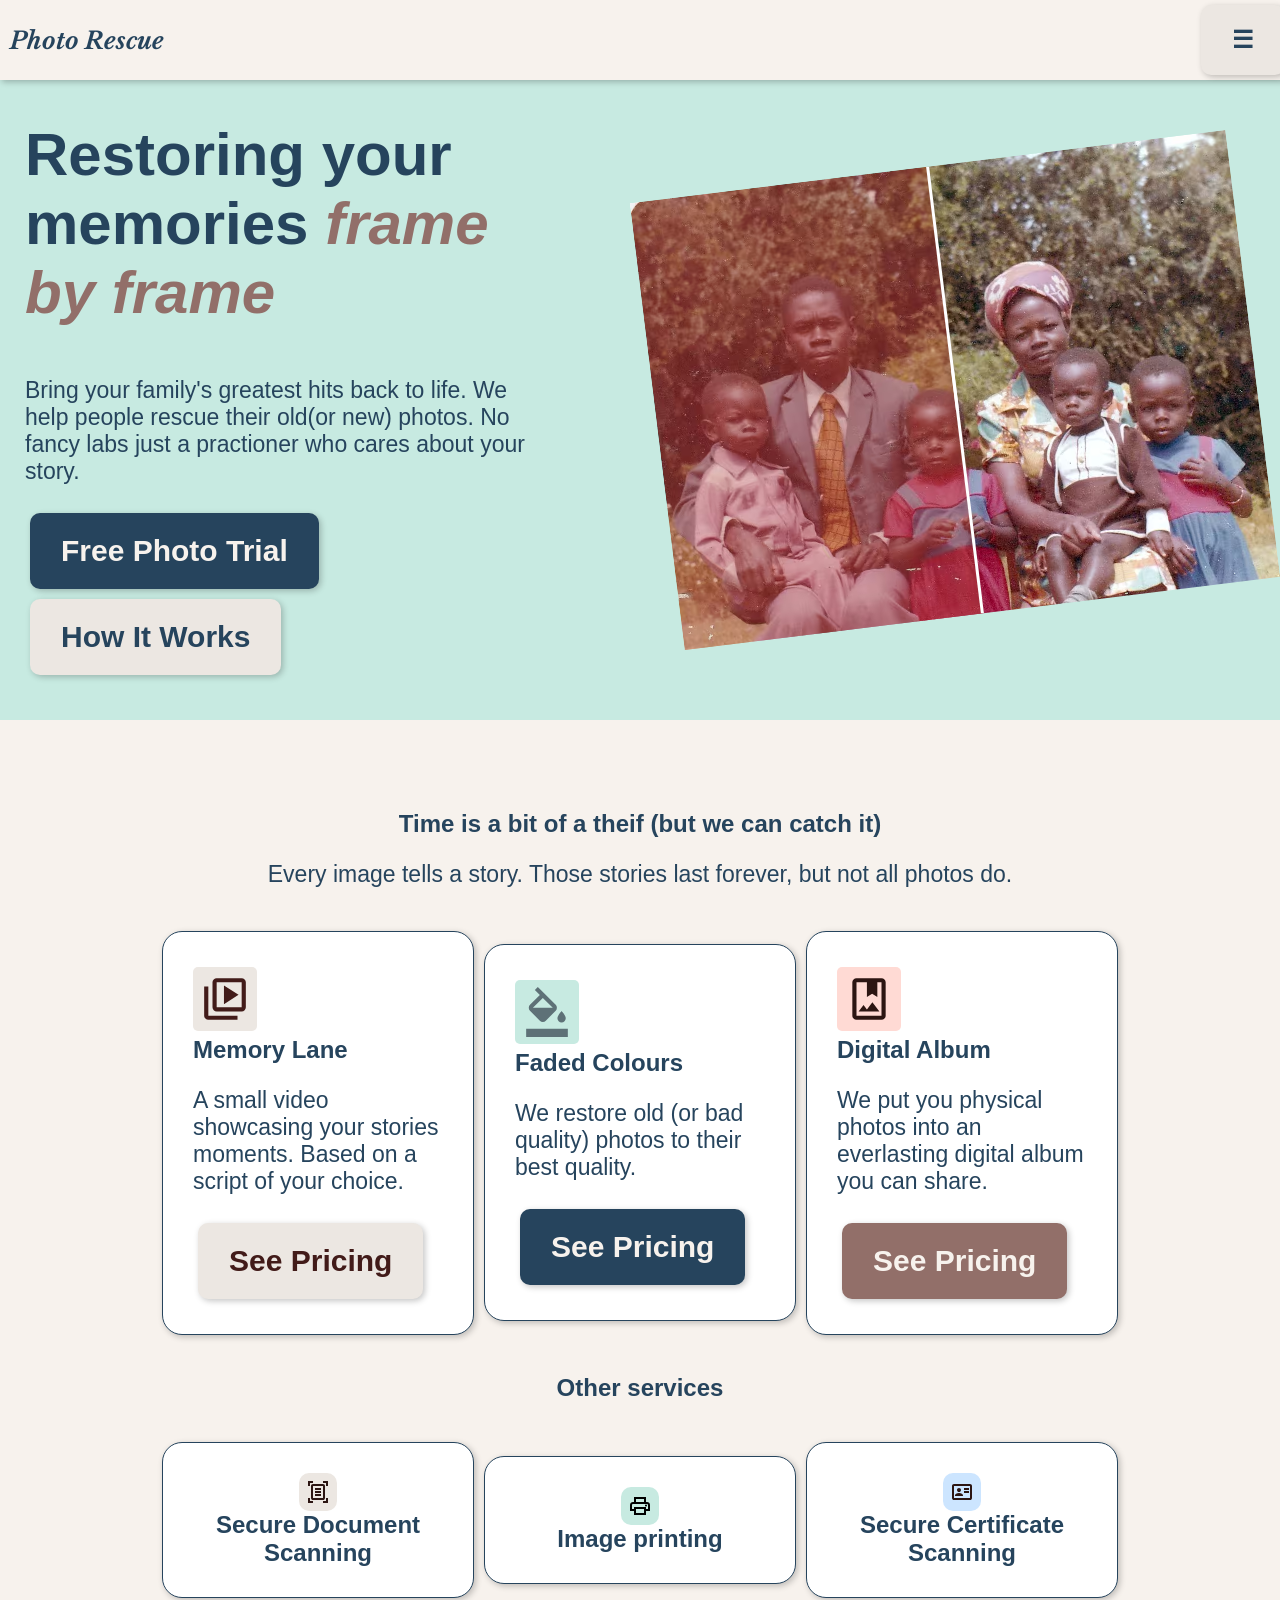
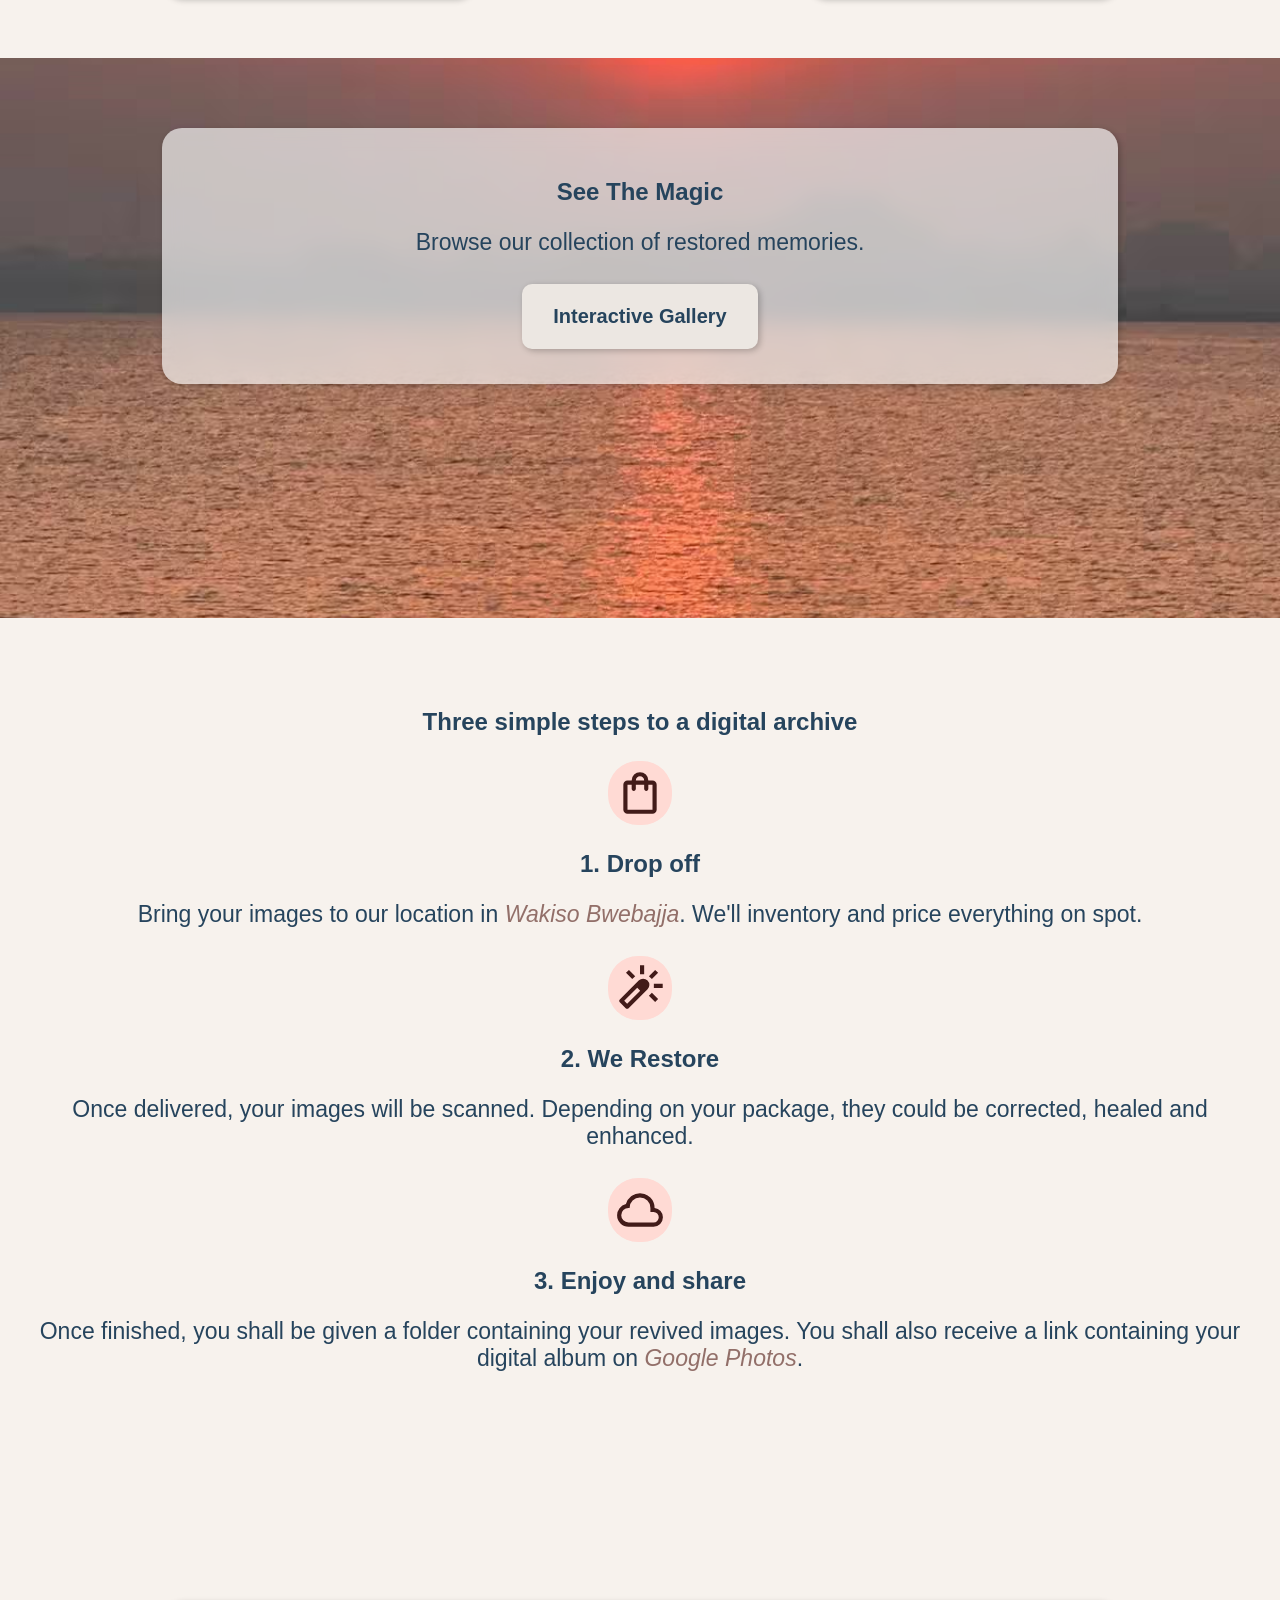
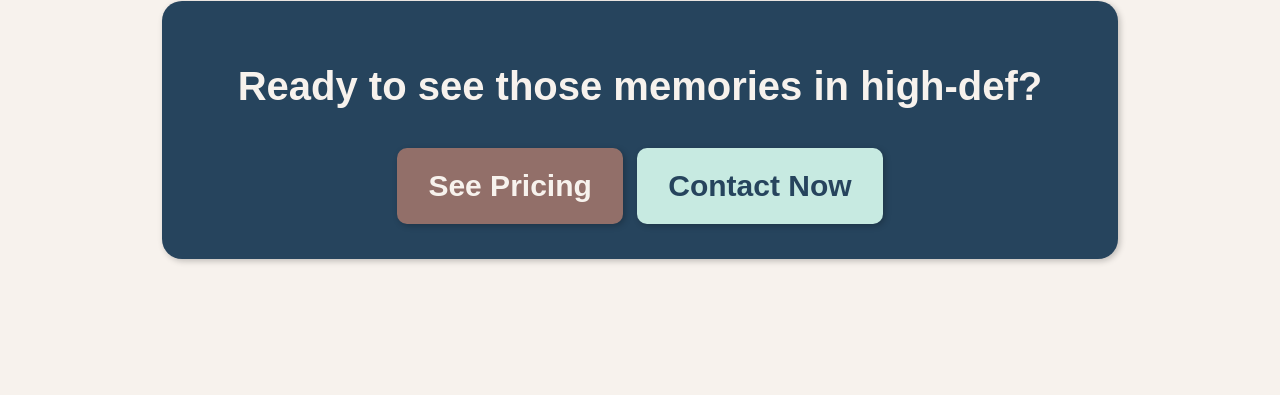
<file: index.html>
<html lang="en">
<head>
    <meta charset="UTF-8">
    <meta name="viewport" content="width=device-width, initial-scale=1.0">
    <title>Photo Recsue</title>
    <link rel="stylesheet" href="css/style.css">
    <link rel="manifest" href="/manifest.json">
</head>
<body>
    <nav class="navbar white">
  <div class="flex-parent"><h1 class="no-margin secondary-font"><i class="white">Photo Rescue</i></h1></div>
  <button onclick="document.getElementById('menu').classList.toggle('show')" class="hamburger">☰</button>
  <ul id="menu" class="nav-links no-margin">
    <li><a href="index.html"><h2 class="no-margin"><u>Home</u></h2></a></li>
    <li><a href="pricing.html"><h2 class="no-margin">Pricing</h2></a></li>
    <li><a href="interactiveGallery.html"><h2 class="no-margin">Interacive Gallery</h2></a></li>
    <li><a href="tel:+256771598774"><h2 class="no-margin">Contact</h2></a></li>
    <li><a href="freePhotoTrial.html"><h2 class="no-margin">Free Trial</h2></a></li>
  </ul>
</nav>

    <section class="teal-light flex-parent flex-space-between">
        <div style="max-width: 500px;">
            <h1 class="title-text">Restoring your memories <i>frame</i> <i>by frame</i></h1>
            <p>Bring your family's greatest hits back to life. We help people rescue their old(or new) photos. No fancy labs just a practioner who cares about your story.</p>
            <a href="freePhotoTrial.html"><button class="blue">Free Photo Trial</button></a>
            <a href="#index-section-4"><button>How It Works</button></a>
        </div>
        <div>
                   <div class="slider tilt-right cornered" style="--p: 50%;">
  <img src="images/colourCorrected.avif">
  <img src="images/notColourCorrected.avif" style="clip-path: inset(0 calc(100% - var(--p)) 0 0);">
  <input type="range" value="50" oninput="this.parentNode.style.setProperty('--p', this.value + '%')">
</div>
        </div>
    </section>
    <section>
        <h1 class="text-center h1">Time is a bit of a theif (but we can catch it)</h1>
        <p class="text-center">Every image tells a story. Those stories last forever, but not all photos do. </p>
    <div class="flex-parent">
                <div class="card">
            <img class="svg neutral" src="images/video.svg" alt="">
            <h1 class="no-margin">Memory Lane</h1>
            <p> A small video showcasing your stories moments. Based on a script of your choice.</p>
            <a href="pricing.html"><button class="neutral">See Pricing</button></a>
        </div>
                        <div class="card">
            <img class="svg teal-light" src="images/colour bucket.svg" alt="">
            <h1 class="no-margin">Faded Colours</h1>
            <p> We restore old (or bad quality) photos to their best quality.</p>
            <a href="pricing.html"><button class="blue">See Pricing</button></a>
        </div>
        <div class="card">
            <img class="svg rose-light" src="images/photo album.svg" alt="">
            <h1 class="no-margin text-no-wrap">Digital Album</h1>
            <p> We put you physical photos into an everlasting digital album you can share.</p>
            <a href="pricing.html"><button class="rose">See Pricing</button></a>
        </div>

    </div>
    <div>
        <center>
        <h2>Other services</h2>
        <div class="flex-parent">

        <div class="card">
            <img class="square neutral" src="images/doc.svg" alt="">
            <h2 class="no-margin">Secure Document Scanning</h2>
        </div>
                            <div class="card">
            <img class="square teal-light" src="images/printer.svg" alt="">
            <h2 class="no-margin">Image printing</h2>
        </div>
        <div class="card">
            <img class="square blue-light" src="images/id.svg" alt="">
            <h2 class="no-margin">Secure Certificate <br>Scanning</h2>
        </div></div>
    </center>
    </div>
    </section>
    <section id="index-section-3" >
        <center>
            <div class="transparent">
                <h1 >See The Magic</h1>
                <p>Browse our collection of restored memories.</p>
                <a href="interactiveGallery.html"><button style="font-size: 20px;">Interactive Gallery</button></a>
            </div>  
    </center>
    </section>
    <section id="index-section-4">
        <h1 class="text-center">Three simple steps to a digital archive</h1>
        <center>
        <div>
            <img src="images/shopping.svg" alt="" class="svg rose-light circle">
            <h2>1. Drop off</h2>
            <p>Bring your images to our location in <i>Wakiso Bwebajja</i>. We'll inventory and price everything on spot.</p>
        </div>
        <div>
            <img src="images/magic.svg" alt="" class="svg rose-light circle">
            <h2>2. We Restore</h2>
            <p>Once delivered, your images will be scanned. Depending on your package, they could be corrected, healed and enhanced.</p>
        </div>
        <div>
            <img src="images/cloud.svg" alt="" class="svg rose-light circle">
            <h2>3. Enjoy and share</h2>
            <p>Once finished, you shall be given a folder containing your revived images. You shall also receive a link containing your digital album on <i>Google Photos</i>.</p>
        </div>
    </center>
    </section>
    <section class="flex-parent">
        <div class="transparent blue text-center" style="background-color: var(--primary-colour);">
            <h1 style="font-size: 40px;">Ready to see those memories in high-def?</h1>
        
        <a href="pricing.html"><button class="rose">See Pricing</button></a>
        <a href="tel:+256771598774"><button class="teal-light">Contact Now</button></a>
        </div>
    </section>
    <script>
        if ('serviceWorker' in navigator) {
  navigator.serviceWorker.register('/sw.js');
}

    </script>

</body>
</html>
</file>
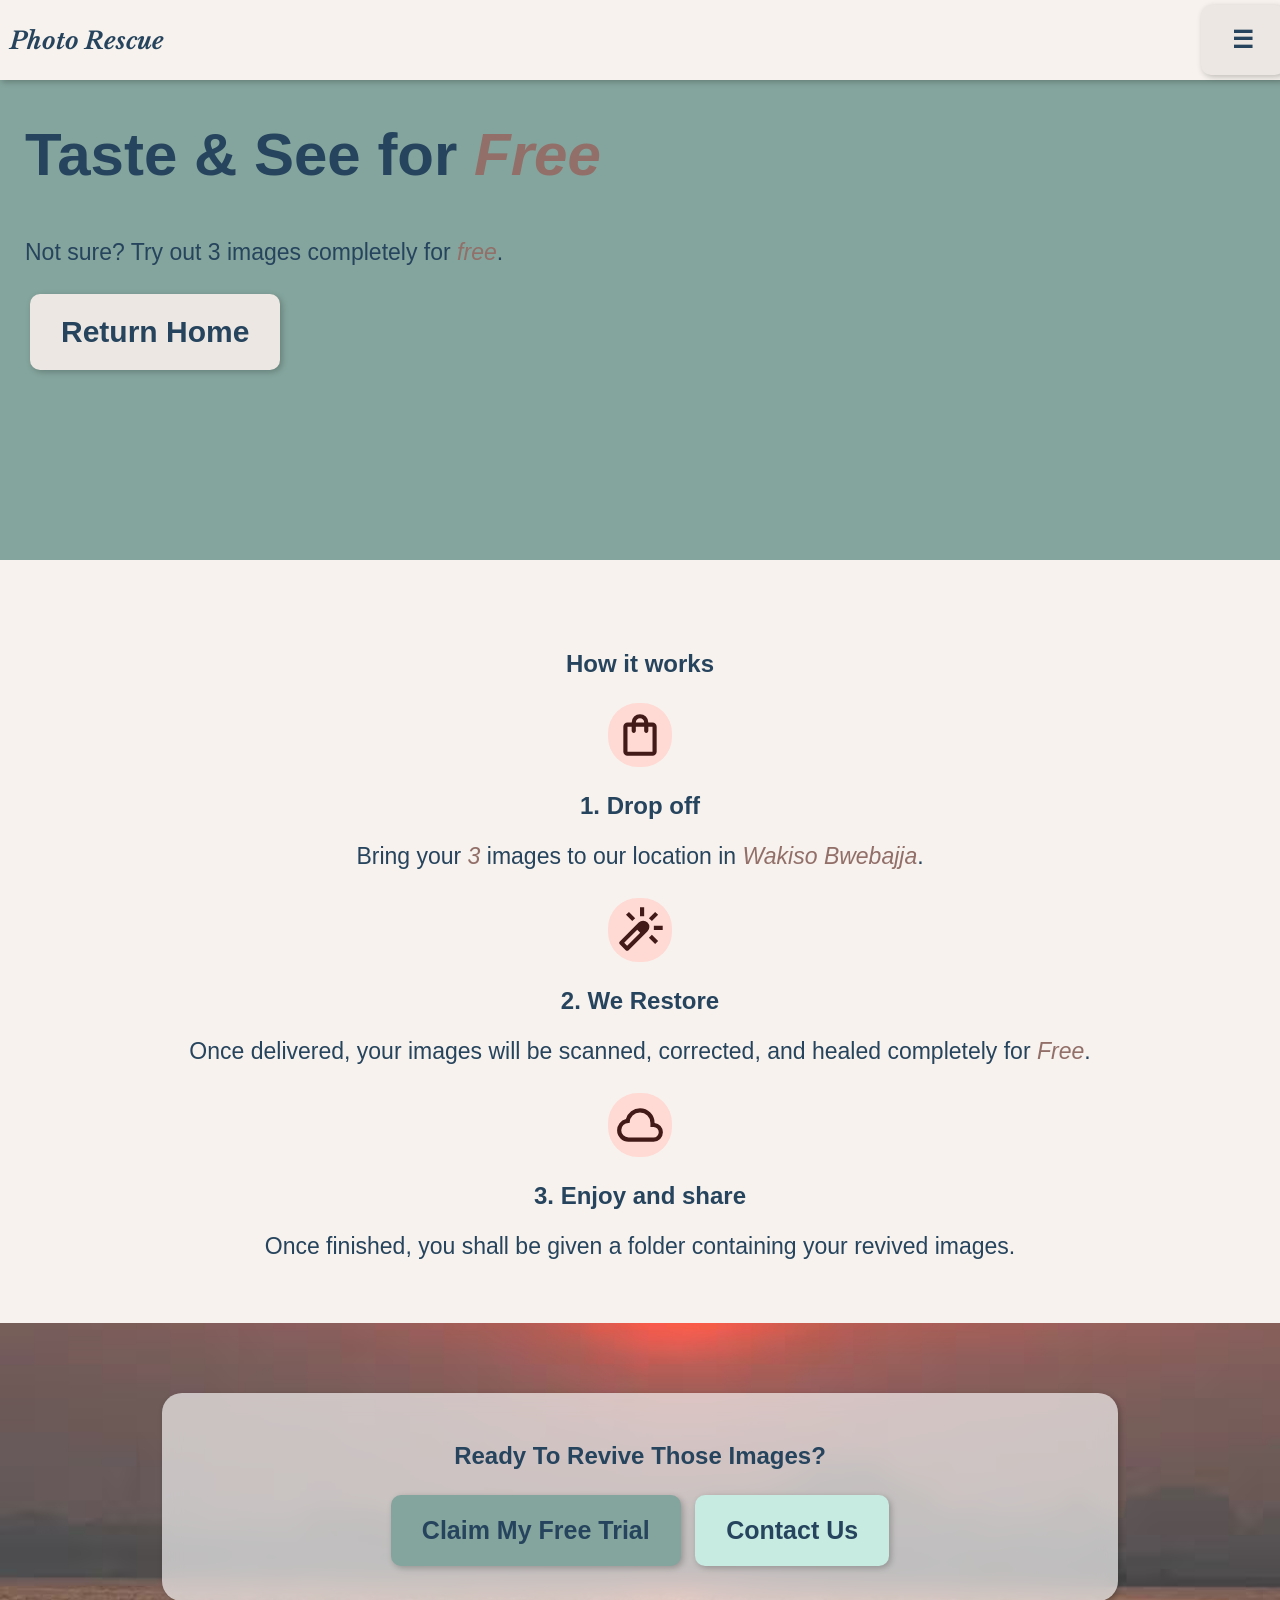
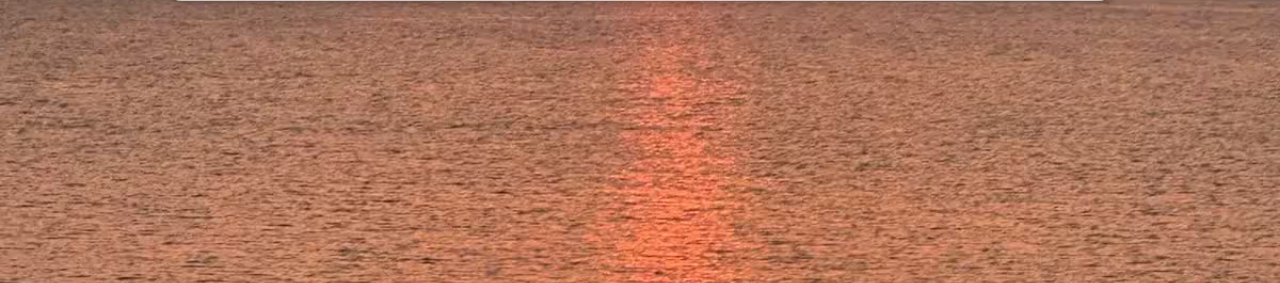
<file: freePhotoTrial.html>
<html lang="en">
<head>
    <meta charset="UTF-8">
    <meta name="viewport" content="width=device-width, initial-scale=1.0">
    <title>Photo Recsue</title>
    <link rel="stylesheet" href="css/style.css">
</head>
<body>   
        <nav class="navbar white">
  <div class="flex-parent"><h1 class="no-margin secondary-font"><i class="white">Photo Rescue</i></h1></div>
  <button onclick="document.getElementById('menu').classList.toggle('show')" class="hamburger">☰</button>
  <ul id="menu" class="nav-links no-margin">
    <li><a href="index.html"><h2 class="no-margin">Home</h2></a></li>
    <li><a href="pricing.html"><h2 class="no-margin">Pricing</h2></a></li>
    <li><a href="interactiveGallery.html"><h2 class="no-margin">Interacive Gallery</h2></a></li>
    <li><a href="tel:+256771598774"><h2 class="no-margin">Contact</h2></a></li>
    <li><a href="freePhotoTrial.html"><h2 class="no-margin"><u>Free Trial</u></h2></a></li>
  </ul>
</nav>
    <section class="teal">
        <h1 class="title-text"> Taste & See for <i>Free</i></h1>
        <p>Not sure? Try out 3 images completely for <i>free</i>.</p>
        <a href="index.html"><button>Return Home</button></a>
    </section>    
    <section>
        <h1 class="text-center" >How it works</h1>
                <center>
        <div>
            <img src="images/shopping.svg" alt="" class="svg rose-light circle">
            <h2>1. Drop off</h2>
            <p>Bring your <i>3</i> images to our location in <i>Wakiso Bwebajja</i>.</p>
        </div>
        <div>
            <img src="images/magic.svg" alt="" class="svg rose-light circle">
            <h2>2. We Restore</h2>
            <p>Once delivered, your images will be scanned, corrected, and healed completely for <i>Free</i>.</p>
        </div>
        <div>
            <img src="images/cloud.svg" alt="" class="svg rose-light circle">
            <h2>3. Enjoy and share</h2>
            <p>Once finished, you shall be given a folder containing your revived images.</p>
        </div>
        
    </center>
    </section>
    <section id="index-section-3" ><center>
<div class="transparent">
            <h1 class="text-center">Ready To Revive Those Images?</h1>
        <a target="_blank" href="https://wa.me/+256771598774?text=%F0%9F%91%8BHello%20my%20name%20is%20%5Binsert%20your%20name%5D%3A%0AI%20am%20interested%20in%20Restoring%20photo%28s%29%20of%20mine.%20%0ABut%20first%2C%20I%20would%20like%20to%20use%20the%20free%20trial.">
           <button class="teal" style="font-size: 25px;"> Claim My Free Trial</button>
        </a>
        
        <a href="tel:+256771598774">
            <button class="teal-light" style="font-size: 25px;">Contact Us</button>
        </a>
    </div></center>
    </section>
</body>
</html>
</file>
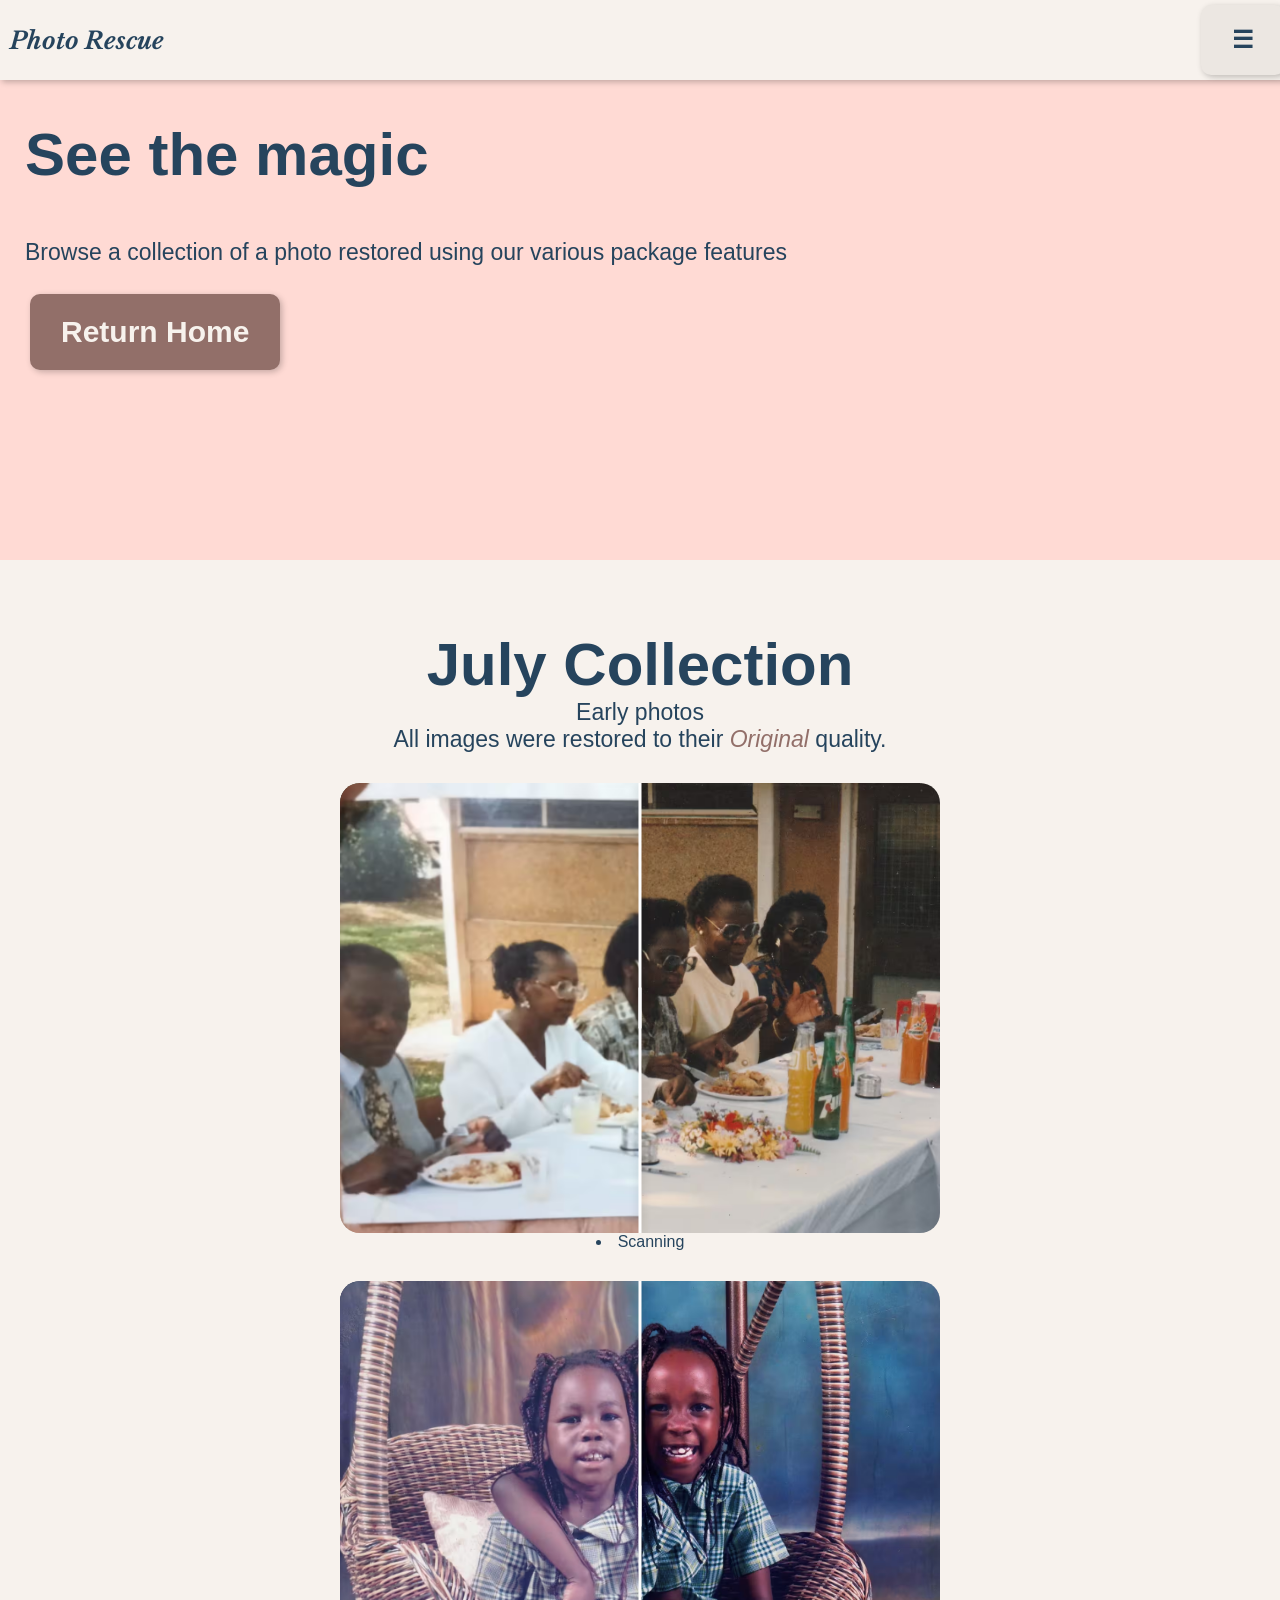
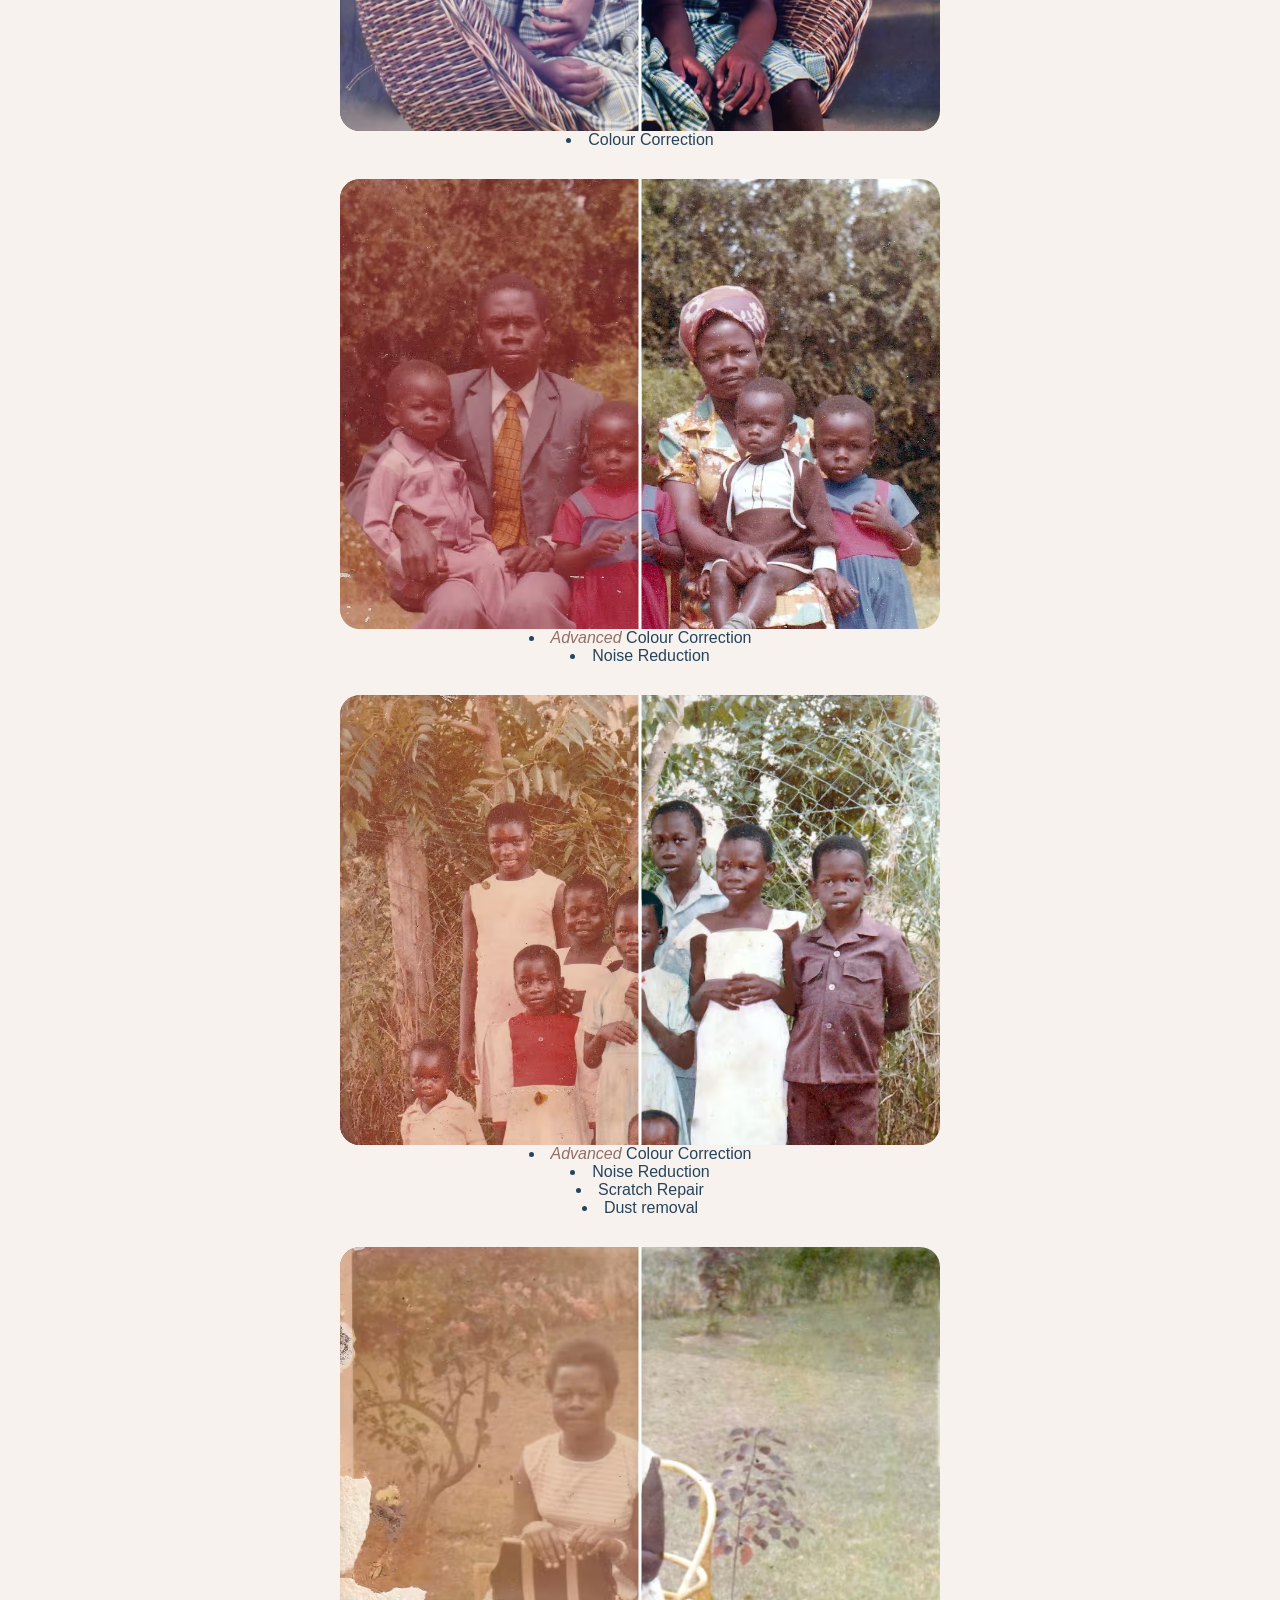
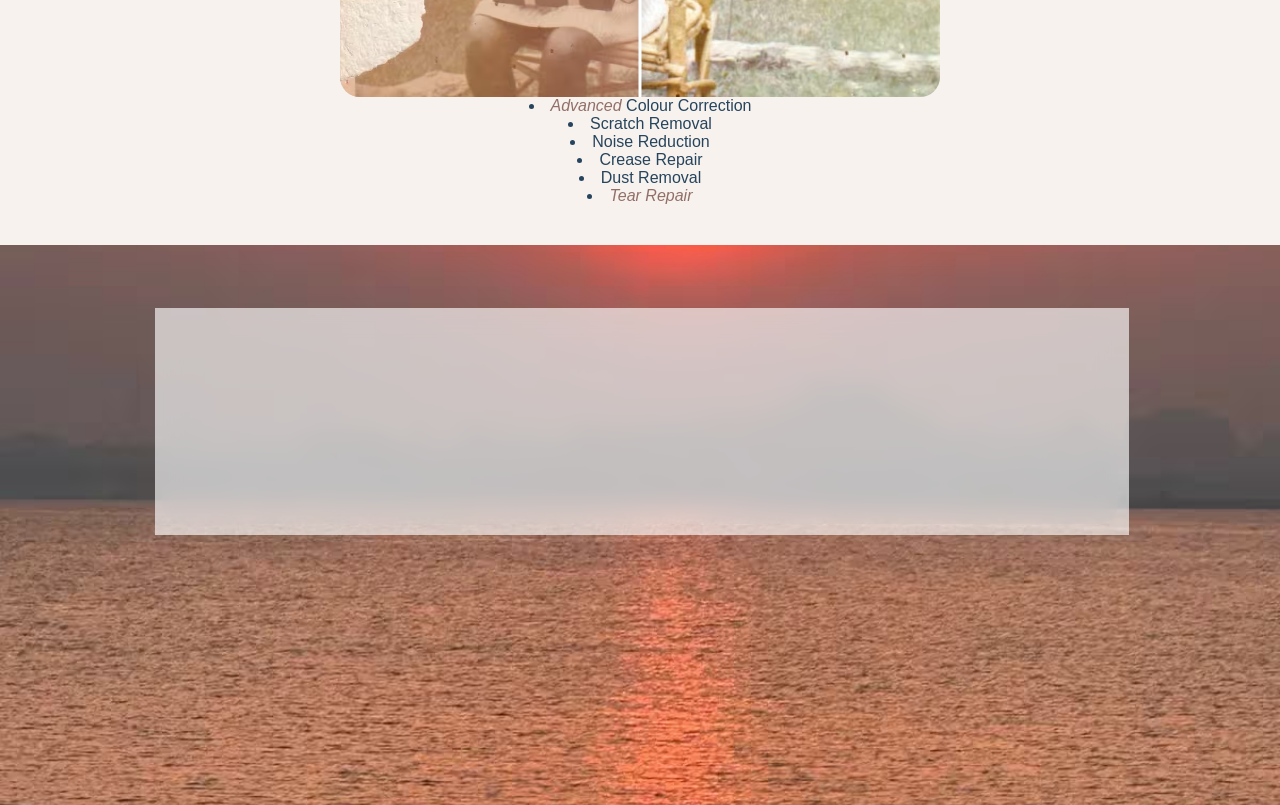
<file: interactiveGallery.html>
<html lang="en">
<head>
    <meta charset="UTF-8">
    <meta name="viewport" content="width=device-width, initial-scale=1.0">
    <title>Photo Recsue</title>
    <link rel="stylesheet" href="css/style.css">
</head>
<body>
        <nav class="navbar white">
  <div class="flex-parent"><h1 class="no-margin secondary-font"><i class="white">Photo Rescue</i></h1></div>
  <button onclick="document.getElementById('menu').classList.toggle('show')" class="hamburger">☰</button>
  <ul id="menu" class="nav-links no-margin">
    <li><a href="index.html"><h2 class="no-margin">Home</h2></a></li>
    <li><a href="pricing.html"><h2 class="no-margin">Pricing</h2></a></li>
    <li><a href="interactiveGallery.html"><h2 class="no-margin"><u>Interacive Gallery</u></h2></a></li>
    <li><a href="tel:+256771598774"><h2 class="no-margin">Contact</h2></a></li>
    <li><a href="freePhotoTrial.html"><h2 class="no-margin">Free Trial</h2></a></li>
  </ul>
</nav>
    <section class="rose-light">
        <h1 class="title-text">See the magic</h1>
        <p>Browse a collection of a photo restored using our various package features</p>
        <a href="index.html"><button class="rose">Return Home</button></a>
    </section>
    <section>
        <center>
            <h1 class="title-text no-margin" >July Collection</h1>
            <p class="no-margin">Early photos <br> All images were restored to their <i>Original</i> quality.</p>
        <div >
       <div class="slider" style="--p: 50%;">
  <img src="images/scanned.avif">
  <img src="images/manual.avif" style="clip-path: inset(0 calc(100% - var(--p)) 0 0);">
  <input type="range" value="50" oninput="this.parentNode.style.setProperty('--p', this.value + '%')">
</div>
<li>Scanning</li>
</div>
        <div>
                    <div >

       <div class="slider" style="--p: 50%;">
  <img src="images/advancedcorrection.avif">
  <img src="images/dull.avif" style="clip-path: inset(0 calc(100% - var(--p)) 0 0);">
  <input type="range" value="50" oninput="this.parentNode.style.setProperty('--p', this.value + '%')">
</div>
<li>Colour Correction</li></div>
       <div class="slider" style="--p: 50%;">
  <img src="images/colourCorrected.avif">
  <img src="images/notColourCorrected.avif" style="clip-path: inset(0 calc(100% - var(--p)) 0 0);">
  <input type="range" value="50" oninput="this.parentNode.style.setProperty('--p', this.value + '%')">
</div>
<li><i>Advanced</i> Colour Correction</li>
<li>Noise Reduction</li>
</div>
        <div>
       <div class="slider" style="--p: 50%;">
  <img src="images/noiseReduction.avif">
  <img src="images/noNoiseReduction.avif" style="clip-path: inset(0 calc(100% - var(--p)) 0 0);">
  <input type="range" value="50" oninput="this.parentNode.style.setProperty('--p', this.value + '%')">
</div>

<li class="no-margin"><i>Advanced</i> Colour Correction</li>
<li class="no-margin">Noise Reduction</li>
<li> Scratch Repair</li>
<li>Dust removal</li>
</div>
<div>
       <div class="slider" style="--p: 50%;">
  <img src="images/tearAndRepair.avif">
  <img src="images/torn.avif" style="clip-path: inset(0 calc(100% - var(--p)) 0 0);">
  <input type="range" value="50" oninput="this.parentNode.style.setProperty('--p', this.value + '%')">
</div>
<li><i>Advanced</i> Colour Correction</li>
<li>Scratch Removal</li>
<li>Noise Reduction</li>
<li>Crease Repair</li>
<li>Dust Removal</li>

<li><i>Tear Repair</i></li>

</div>
</center>
    </section>
            <section id="index-section-3" >
                <center>
<div class="transparent">
            <h1 class="text-center">Ready To Revive Those Images?</h1>    
            <a href="pricing.html">
            <button class="rose" style="font-size: 25px;">See Pricing</button>
        </a>    
        <a href="tel:+256771598774">
            <button class="rose-light" style="font-size: 25px;">Contact Us</button>
        </a>
    </div></center>
    </section>
</body>
</html>
</file>
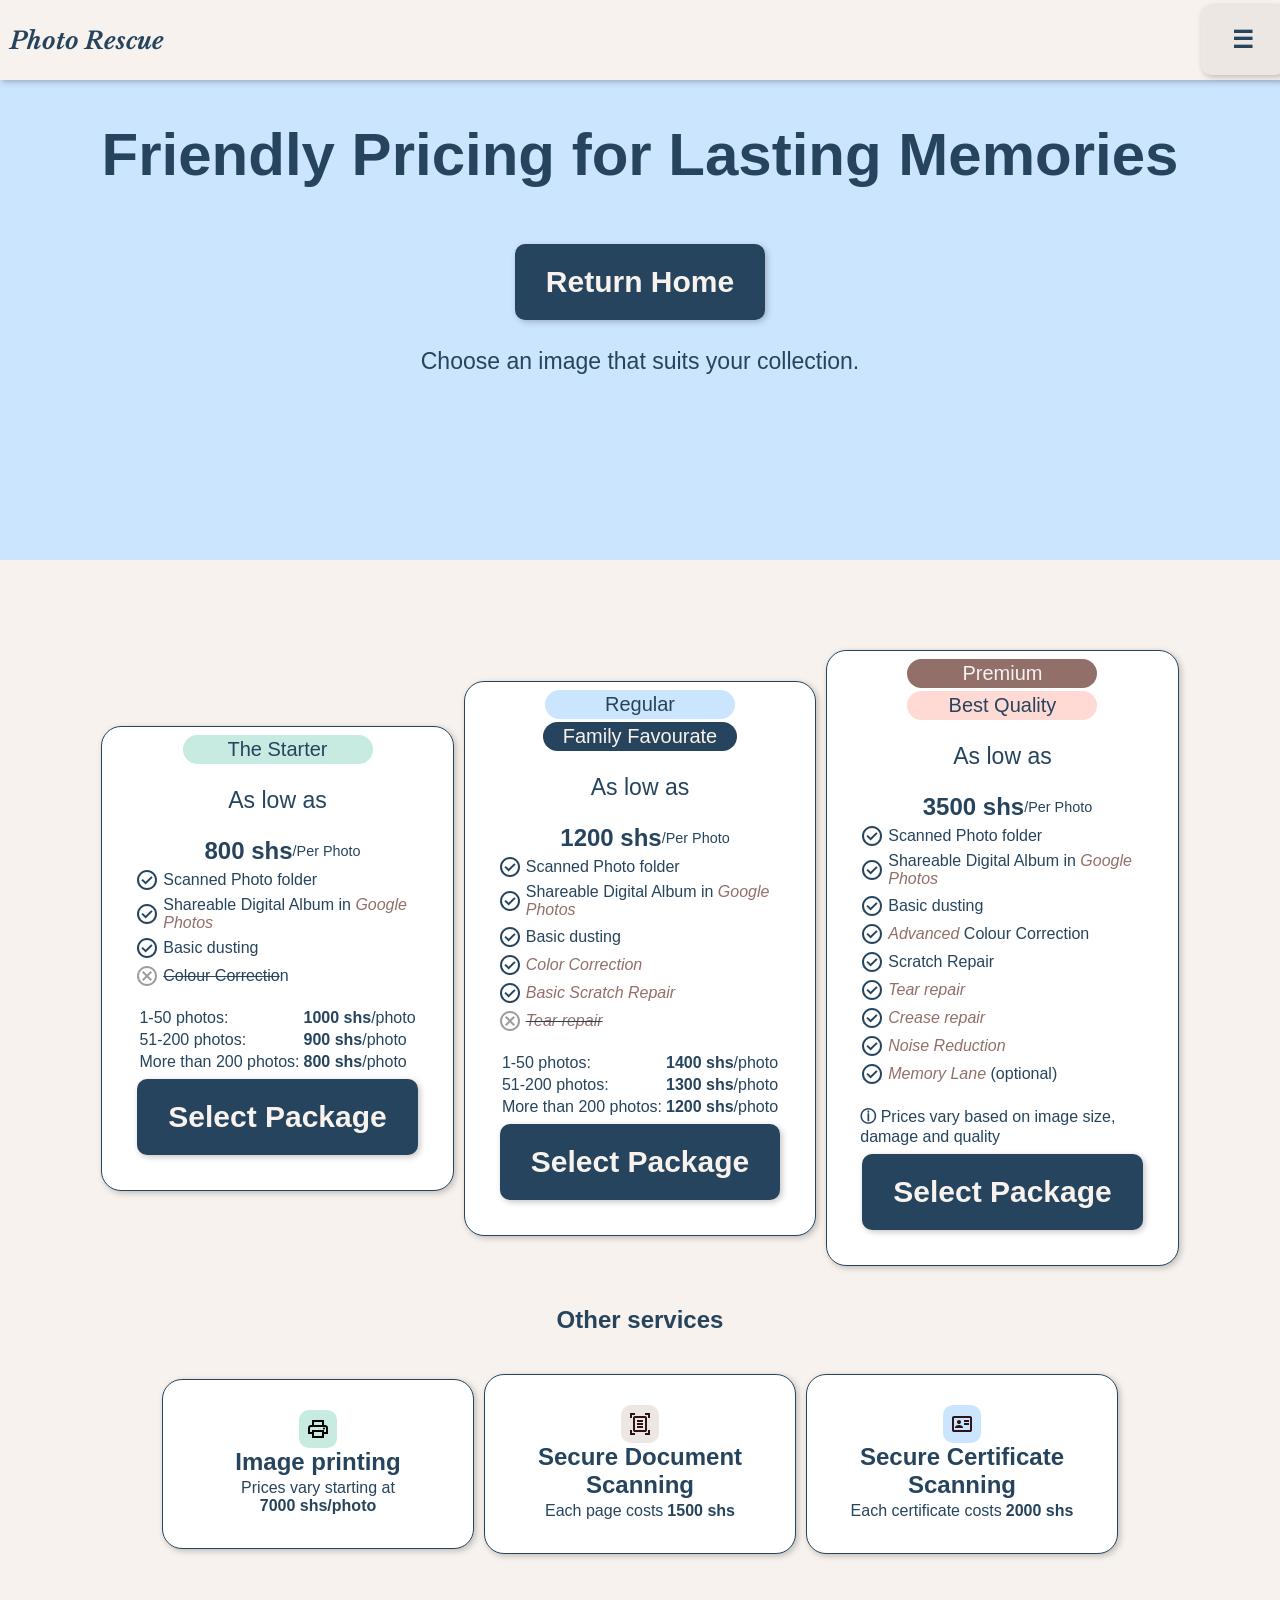
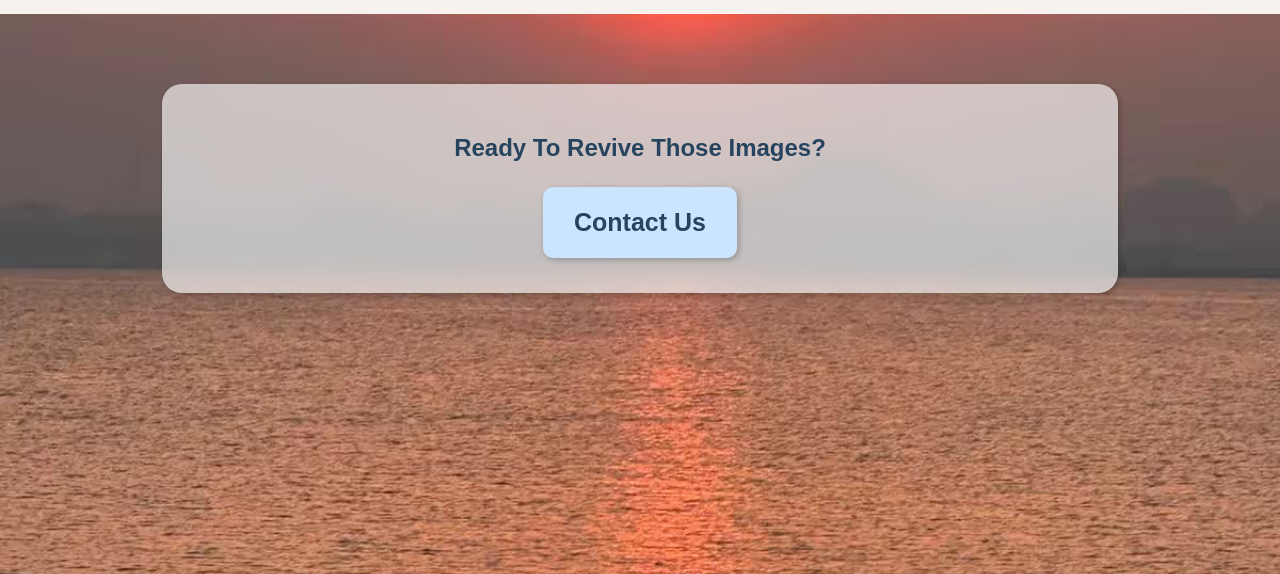
<file: pricing.html>
<html lang="en">
<head>
    <meta charset="UTF-8">
    <meta name="viewport" content="width=device-width, initial-scale=1.0">
    <title>Photo Recsue</title>
    <link rel="stylesheet" href="css/style.css">
</head>
<body class="">
        <nav class="navbar white">
  <div class="flex-parent"><h1 class="no-margin secondary-font"><i class="white">Photo Rescue</i></h1></div>
  <button onclick="document.getElementById('menu').classList.toggle('show')" class="hamburger">☰</button>
  <ul id="menu" class="nav-links no-margin">
    <li><a href="index.html"><h2 class="no-margin">Home</h2></a></li>
    <li><a href="pricing.html"><h2 class="no-margin"><u>Pricing</u></h2></a></li>
    <li><a href="interactiveGallery.html"><h2 class="no-margin">Interacive Gallery</h2></a></li>
    <li><a href="tel:+256771598774"><h2 class="no-margin">Contact</h2></a></li>
    <li><a href="freePhotoTrial.html"><h2 class="no-margin">Free Trial</h2></a></li>
  </ul>
</nav>
    <section class="text-center blue-light">
        <h1 class="title-text">Friendly Pricing for Lasting Memories</h1>
        <a href="index.html" ><button class="blue">Return Home</button></a>
        <p>Choose an image that suits your collection.</p>

    </section>    
    <section >
        <center class="flex-parent">
        <div class="card" style="padding-top: 5px;">
            <div class="label teal-light text-center">The Starter</div>
            <p > As low as </p>
            <div class="flex-parent flex-end">
                <h1 class="no-margin" style="padding-left: 10px;">800 shs</h1>
                <p class="small-text no-margin"> /Per Photo</p>
            </div>
            <table>
                <tr>
                    <td><img src="images/check.svg" alt=""></td><td>Scanned Photo folder</td>
                </tr>
                <tr>
                    <td><img src="images/check.svg" alt="" ></td><td>Shareable Digital Album in <i>Google Photos</i></td>
                </tr>
                                <tr>
                    <td><img src="images/check.svg" alt="" ></td><td class="text-no-wrap">Basic dusting</i></td>
                </tr>
                <tr>
                    <td><img src="images/x.svg" alt=""></td><td><strike>Colour Correctio</strike>n<i></i></td>
                </tr>
            </table>
                        <table style="padding-top: 15px;">
                <tr>
                    <td>1-50 photos: </td><td><b>1000 shs</b>/photo</td>
                </tr>
                <tr>
                    <td>51-200 photos: </td><td><b>900 shs</b>/photo</td>
                </tr>
                <tr>
                    <td>More than 200 photos: </td><td><b>800 shs</b>/photo</td>
                </tr>
            </table>
                    <a href="https://wa.me/+256771598774?text=Hello%20my%20name%20is%20%5Binsert%20your%20name%5D%3A%0AI%20am%20interested%20in%20Restoring%20photo(s)%20of%20mine.%C2%A0%0AI%20selected%20the%20Basic%20package%20to%20restore%20my%20photos.%0Ahere%20are%20some%20reference%20images%3A%0A%5Binsert%20reference%20images%20here%5D" target="_blank">
                     <button class="blue">Select Package</button>
                    </a>
        </div>
                <div class="card" style="padding-top: 5px;">
            <div class="label blue-light text-center">Regular</div>
            <div class="label blue text-center">Family Favourate</div>
            <p >  As low as </p>
            <div class="flex-parent flex-end">
                <h1 class="no-margin" style="padding-left: 10px;">1200 shs</h1>
                <p class="small-text no-margin"> /Per Photo</p>
            </div>
            <table>
                <tr>
                    <td><img src="images/check.svg" alt=""></td><td>Scanned Photo folder</td>
                </tr>
                <tr>
                    <td><img src="images/check.svg" alt="" ></td><td>Shareable Digital Album in <i>Google Photos</i></td>
                </tr>
                                <tr>                                
                <tr>
                    <td><img src="images/check.svg" alt="" ></td><td class="text-no-wrap">Basic dusting</i></td>
                </tr>
                    <td><img src="images/check.svg" alt="" ></td><td class="text-no-wrap"><i>Color Correction</i></td>
                </tr>
                                <tr>
                    <td><img src="images/check.svg" alt="" ></td><td class="text-no-wrap"><i>Basic Scratch Repair</i></td>
                </tr>
                                <tr>
                    <td><img src="images/x.svg" alt=""></td><td><strike><i>Tear repair</i></strike></td>
                </tr>

            </table>
            <table style="padding-top: 15px;">
                <tr>
                    <td>1-50 photos: </td><td><b>1400 shs</b>/photo</b></td>
                </tr>
                <tr>
                    <td>51-200 photos: </td><td><b>1300 shs</b>/photo</b></td>
                </tr>
                <tr>
                    <td>More than 200 photos: </td><td><b>1200 shs</b>/photo</td>
                </tr>
            </table>
                    <a href="https://wa.me/+256771598774?text=Hello%20my%20name%20is%20%5Binsert%20your%20name%5D%3A%0AI%20am%20interested%20in%20Restoring%20photo(s)%20of%20mine.%C2%A0%0AI%20selected%20the%20Regular%20package%20to%20restore%20my%20photos.%0Ahere%20are%20some%20reference%20images%3A%0A%5Binsert%20reference%20images%20here%5D" target="_blank">
                     <button class="blue">Select Package</button></a>
        </div>
                <div class="card" style="padding-top: 5px;">
            <div class="label rose text-center">Premium</div>
            <div class="label rose-light text-center">Best Quality</div>
            <p >  As low as  </p>
            <div class="flex-parent flex-end">
                <h1 class="no-margin" style="padding-left: 10px;">3500 shs</h1>
                <p class="small-text no-margin"> /Per Photo</p>
            </div>
            <table>
                <tr>
                    <td><img src="images/check.svg" alt=""></td><td>Scanned Photo folder</td>
                </tr>
                <tr>
                    <td><img src="images/check.svg" alt="" ></td><td >Shareable Digital Album in <i>Google Photos</i></td>
                </tr>
                                <tr>                                
                <tr>
                    <td><img src="images/check.svg" alt="" ></td><td class="text-no-wrap">Basic dusting</i></td>
                <tr>
                    <td><img src="images/check.svg" alt=""></td><td><i>Advanced </i>Colour Correction <i></i></td>
                </tr>
                                <tr>
                    <td><img src="images/check.svg" alt="" ></td><td class="text-no-wrap">Scratch Repair</td>
                </tr>
                                <tr>
                    <td><img src="images/check.svg" alt=""></td><td><i>Tear repair</i></td>
                </tr>
                                </tr>
                <tr>
                    <td><img src="images/check.svg" alt=""></td><td><i>Crease repair</i></td>
                </tr>
                                <tr>
                    <td><img src="images/check.svg" alt=""></td><td><i>Noise Reduction</i></td>
                </tr>
                                
                                <tr>
                    <td><img src="images/check.svg" alt=""></td><td><i>Memory Lane </i>(optional)</td>
                </tr>
            </table>
                        <table style="padding-top: 15px;">
                <tr>
                    <td><b>&#9432;</b> Prices vary based on image size, damage and quality</td>
                </tr>
                </table>
                    <a href="https://wa.me/+256771598774?text=Hello%20my%20name%20is%20%5Binsert%20your%20name%5D%3A%0AI%20am%20interested%20in%20Restoring%20photo(s)%20of%20mine.%C2%A0%0AI%20selected%20the%20Premium%20package%20to%20restore%20my%20photos.%0Ahere%20are%20some%20reference%20images%3A%0A%5Binsert%20reference%20images%20here%5D" target="_blank">
                        <button class="blue">Select Package</button></a>
        </div>
        </center>
                <center>
        <h2>Other services</h2>
        <div class="flex-parent ">
                    <div class="card">
            <img class="square teal-light" src="images/printer.svg" alt="">
            <h2 class="no-margin">Image printing</h2>
            <table>
                <tr><center><td style="text-align: center;">Prices vary starting at<b> <br> 7000 shs/photo</b></td></center> </tr>
            </table>
        </div>
        <div class="card">
            <img class="square neutral" src="images/doc.svg" alt="">
            <h2 class="no-margin">Secure Document Scanning</h2>
            <table>
                <tr><td>Each page costs</td><td><b>1500 shs</td></tr>
            </table>
        </div>
        <div class="card">
            <img class="square blue-light" src="images/id.svg" alt="">
            <h2 class="no-margin">Secure Certificate <br>Scanning</h2>
            <table>
                <tr><td>Each certificate costs</td><td> <b>2000 shs</td></tr>
            </table>
        </div></div>
        
    </center>
    </section>
        <section id="index-section-3" ><center>
<div class="transparent">
            <h1 class="text-center">Ready To Revive Those Images?</h1>        
        <a href="tel:+256771598774">
            <button class="blue-light" style="font-size: 25px;">Contact Us</button>
        </a>
    </div></center>
    </section>
</body>
</html>
</file>
<file: css/style.css>
@import url(variables.css);
@import url(layout.css);
@import url(index.css);
@import url(navbar.css);
@import url(img-slider.css);
body{
    font-family: var(--primary-font);
    background-color: var(--neutral-colour);
    margin: 0;
    padding: 0;
    color: #26445D;
    animation: fadeIn .5s;
}

html{    scroll-behavior:smooth;}
.title-text{
    font-size: 60px;
}
.text-center{text-align: center;}
i{color: var(--tertiary-colour);}

.secondary-font{font-family: var(--secondary-font);}
.img-parent{overflow: hidden; margin: 15px; box-shadow: 2px 2px 10px rgba(0, 0, 0, 0.349);}
.circle{border-radius: 30px !important;}
.img-child{height: 100%;}
.card{padding: 30px; border: 1px solid var(--primary-colour); background-color: white; margin: 20px 5px; box-shadow: 2px 2px 6px  rgba(0, 0, 0, 0.233); border-radius: 20px; width: min-content; min-width: 250px;}
.svg{width: 50px; margin: 5px 0px; padding: 7px; border-radius: 5px;}
.text-no-wrap{white-space: nowrap;}
.label{font-size: 20px; width: max-content; padding: 3px 20px; border-radius: 30px; min-width: 150px; margin: 3px;}
.small-text{font-size: .9rem;}
.square{padding: 7px; border-radius: 10px;}
.no-border{border: none !important;}
.cornered{border-radius: 0px;}

p{font-size: 23px;}
button,label{background-color: var(--neutral-colour-dark); padding: 20px 30px; font-size: 30px; white-space: nowrap; width: min-content; margin: 5px; border-radius: 10px; border: 1px solid rgba(0, 0, 0, 0); box-shadow: 2px 2px 6px rgba(0, 0, 0, 0.233); color: var(--primary-colour); font-weight: 600; transition: .5s;}
section{padding: 70px 25px 40px 25px; min-height: 50vh;}
a{text-decoration: none; color: var(--primary-colour);}
.h1{font-weight: 600;}

.white{background-color:var(--neutral-colour); color: var(--primary-colour);}
.white-text{color: var(--neutral-colour); text-shadow: 2px 2px 6px rgba(0, 0, 0, 0.322);}
.rose-light{background-color: var(--tertiary-colour-light);color: var(--primary-colour);}
.rose{background-color: var(--tertiary-colour); color: var(--neutral-colour);}
.teal-light{background-color: var(--secondary-colour-light);color: var(--primary-colour);}
.teal{background-color: var(--secondary-colour);color: var(--primary-colour);}
.blue{background-color: var(--primary-colour) ; color: var(--neutral-colour);}
.neutral{background-color: var(--neutral-colour-dark); color: #421B19;}
.transparent{padding: 30px;  box-shadow: 2px 2px 6px  rgba(0, 0, 0, 0.233); border-radius: 20px; width: 70vw; ;background-color: rgba(255, 255, 255, 0.637); backdrop-filter: blur(10px); -webkit-backdrop-filter: blur(10px);}
.blue-light{background-color: var(--primary-colour-light) ;}


button:hover,label:hover{
    color: #421B19;
    background: none;
    border: 1px solid black;
    transition: .5s;
    transform: translateY(5px);
}
@keyframes fadeIn {
    from{opacity: 0;}
    to{opacity: 1;}
}
</file>
